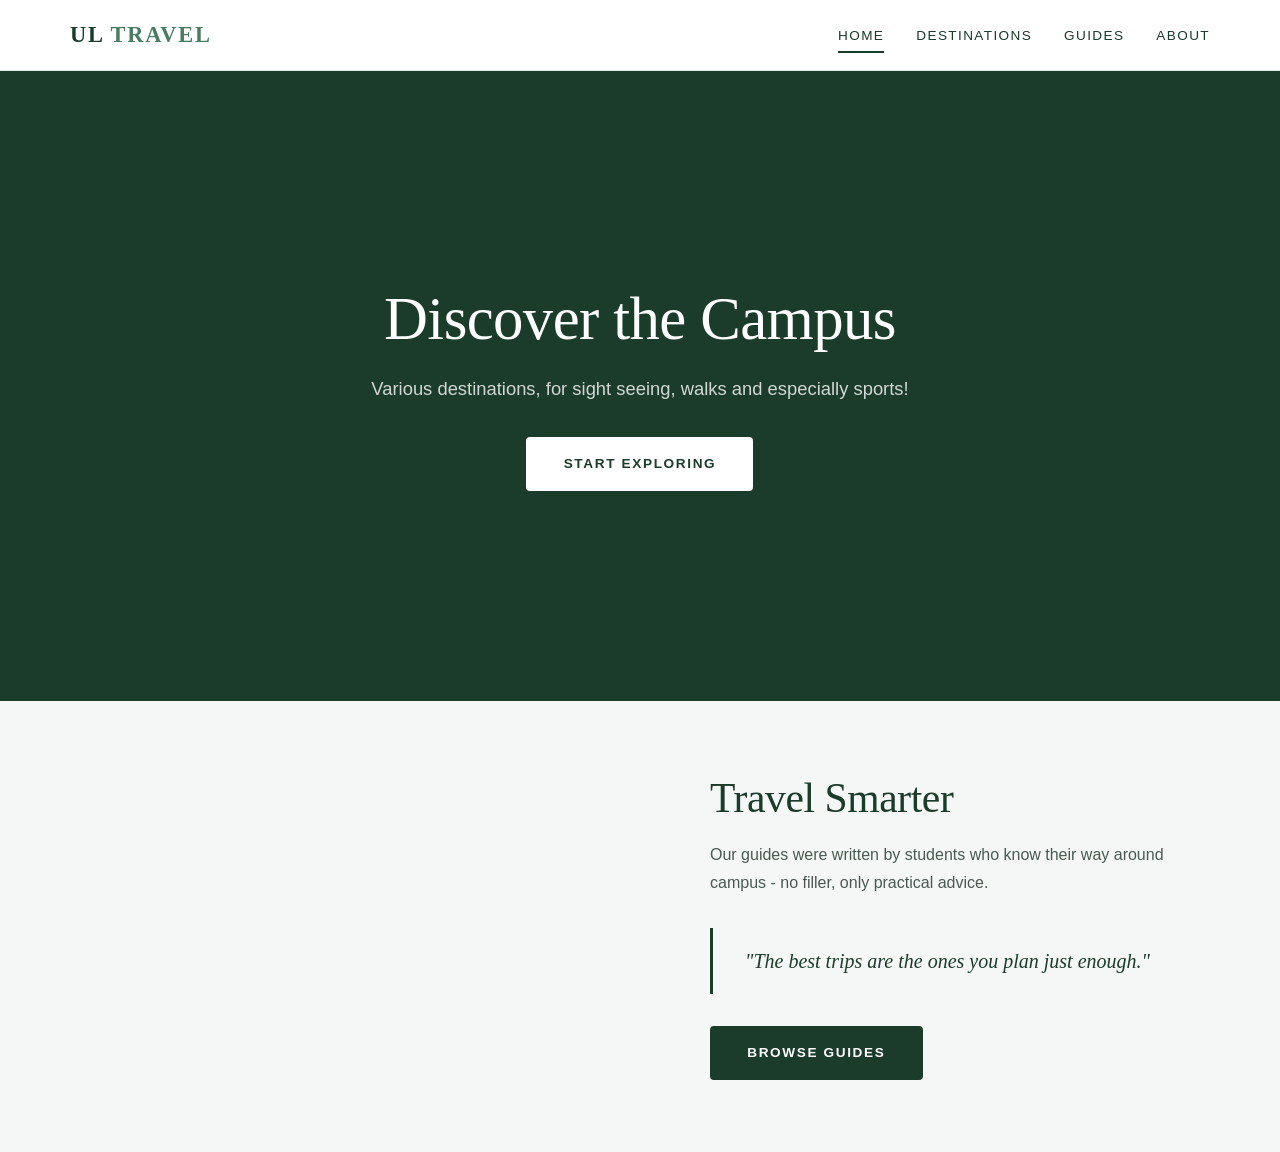
<file: Index.html>
<!DOCTYPE html>
<html lang="en">
<head>
  <meta charset="UTF-8">
  <meta name="viewport" content="width=device-width, initial-scale=1.0">
  <title>University of Limerick Travel Guide</title>
  <link rel="stylesheet" href="style.css">
</head>
<body>

  <!-- HEADER -->
  <header class="site-header">
    <div class="container site-header__inner">
      <a href="index.html" class="site-logo">UL<span> Travel</span></a>
      <nav>
        <ul class="site-nav">
          <li><a href="index.html" class="active">Home</a></li>
          <li><a href="destinations.html">Destinations</a></li>
          <li><a href="guides.html">Guides</a></li>
          <li><a href="about.html">About</a></li>
        </ul>
      </nav>
    </div>
  </header>

  <!-- HERO -->
  <section class="hero">
    <div class="hero__content">
      <h1>Discover the Campus</h1>
      <p>Various destinations, for sight seeing, walks and especially sports!</p>
      <a href="destinations.html" class="btn btn--primary">Start Exploring</a>
    </div>
  </section>

  
  <!-- FEATURE SPLIT -->
  <section class="section section--alt">
    <div class="container">
      <div class="feature">
        
		<div class="feature__media">
       
		  <iframe width="560" height="315" src="https://www.youtube.com/embed/Vg789B23vxU?controls=1" title="YouTube video player" frameborder="0" referrerpolicy="strict-origin-when-cross-origin" allow="accelerometer; autoplay; clipboard-write; encrypted-media; gyroscope; picture-in-picture; web-share" allowfullscreen></iframe>
        </div>
        
		<div class="feature__content">
		
          <h2>Travel Smarter</h2>
          <p>Our guides were written by students who know their way around campus - no filler, only practical advice.</p>
          <blockquote class="quote">"The best trips are the ones you plan just enough."</blockquote>
          <a href="guides.html" class="btn btn--navy">Browse Guides</a>
        </div>
      </div>
    </div>
  </section>

  
</body>
</html>
</file>
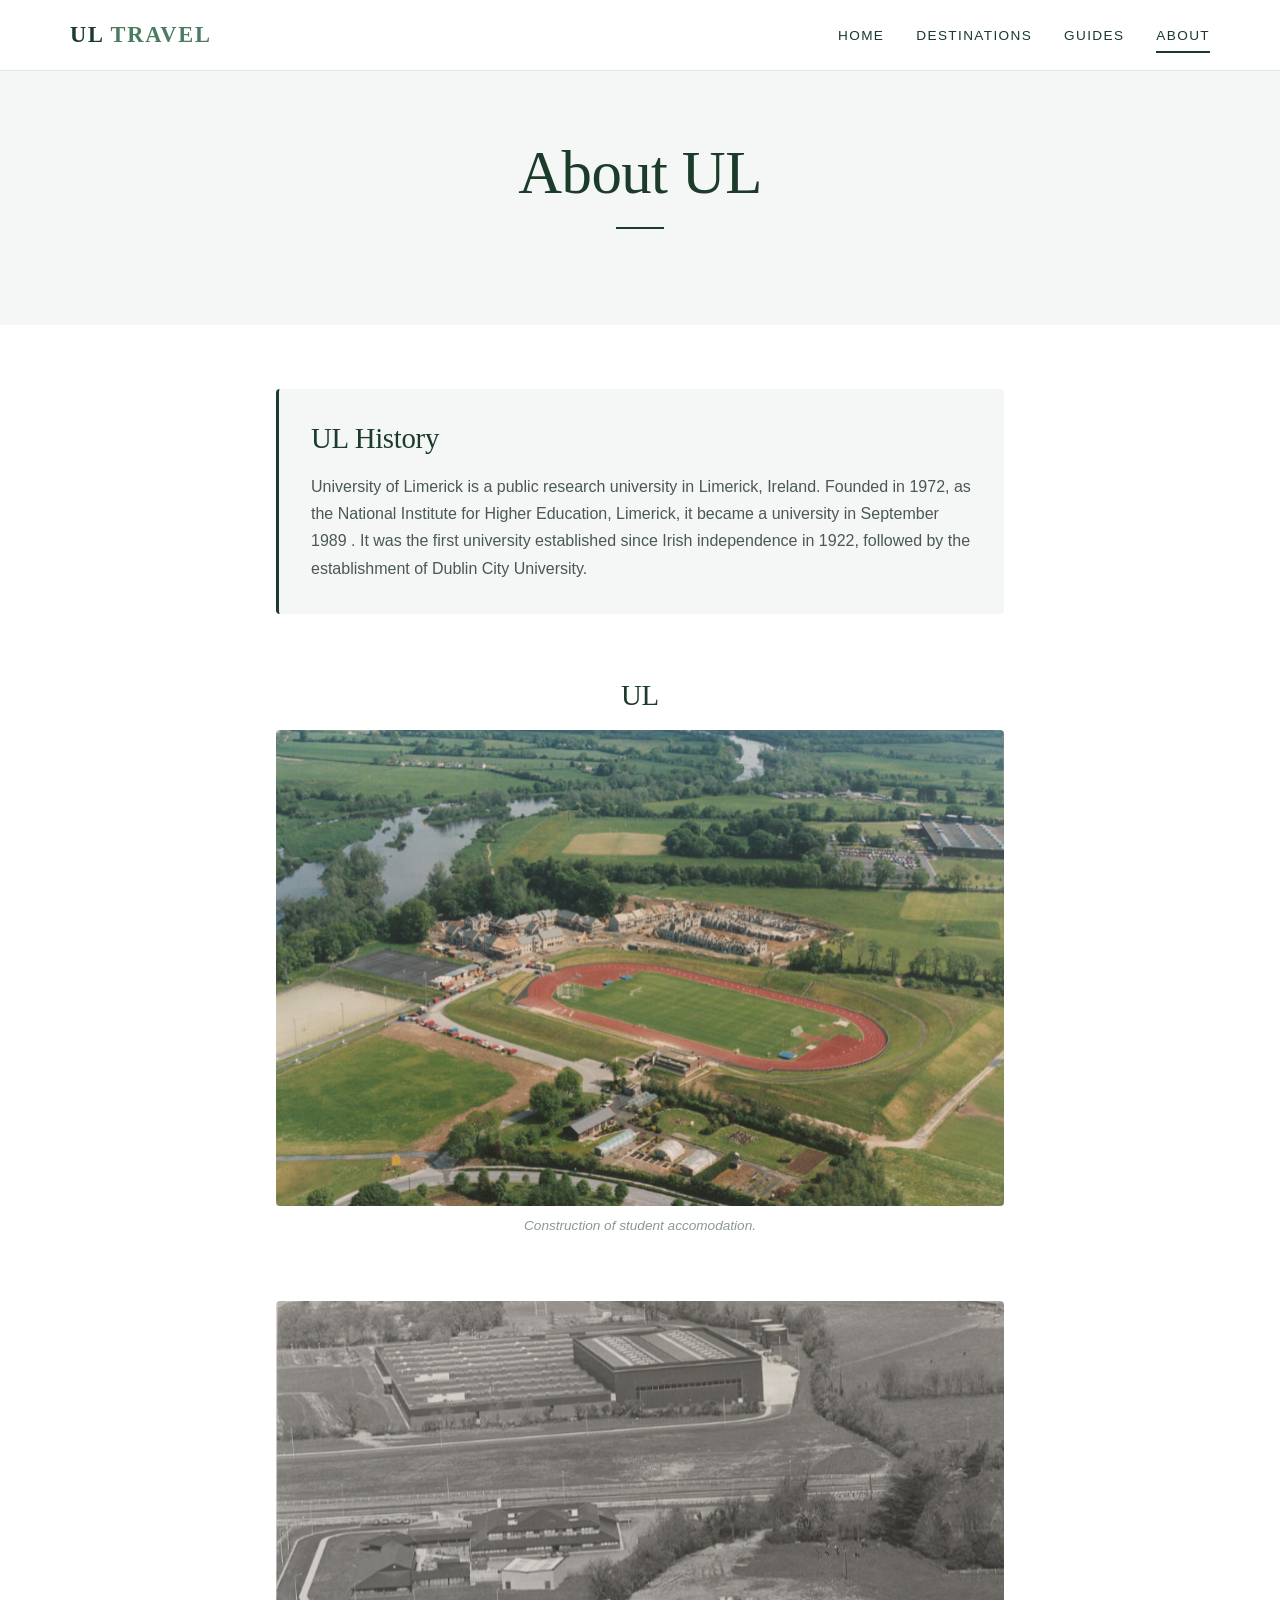
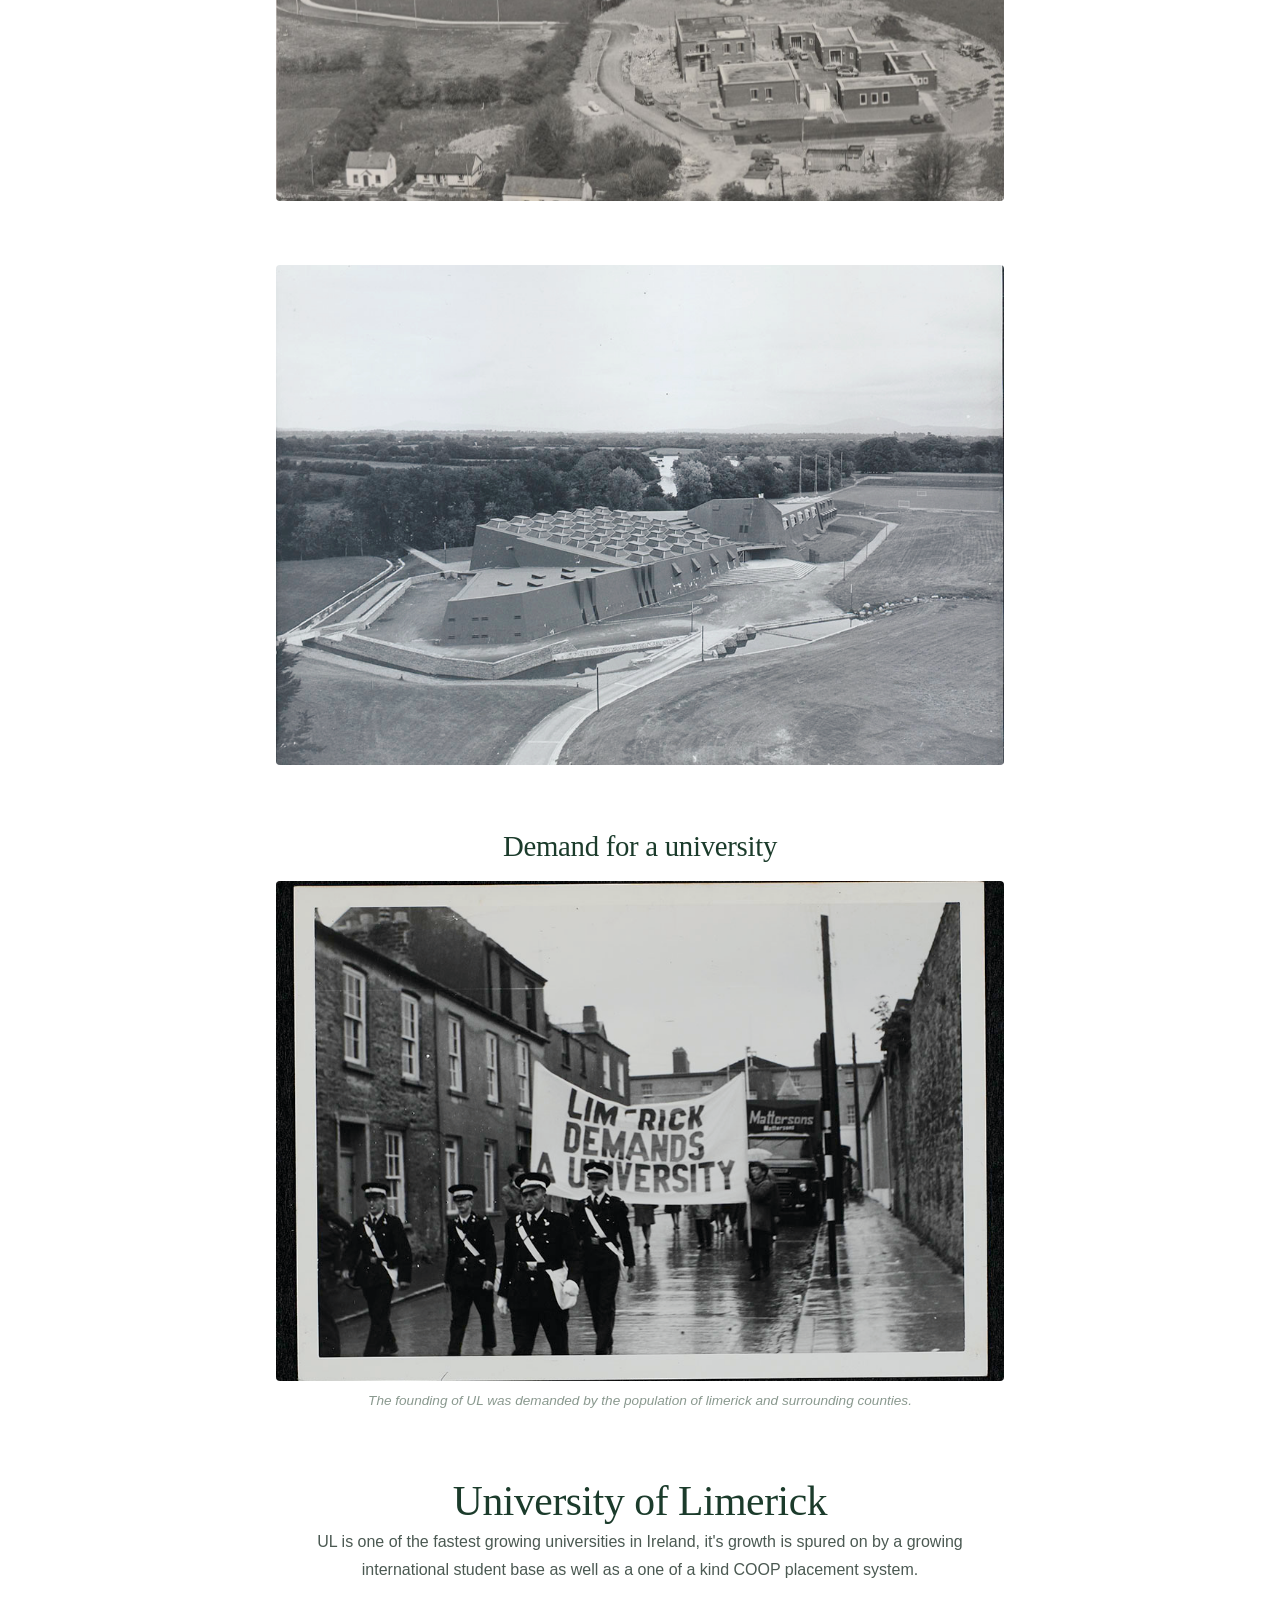
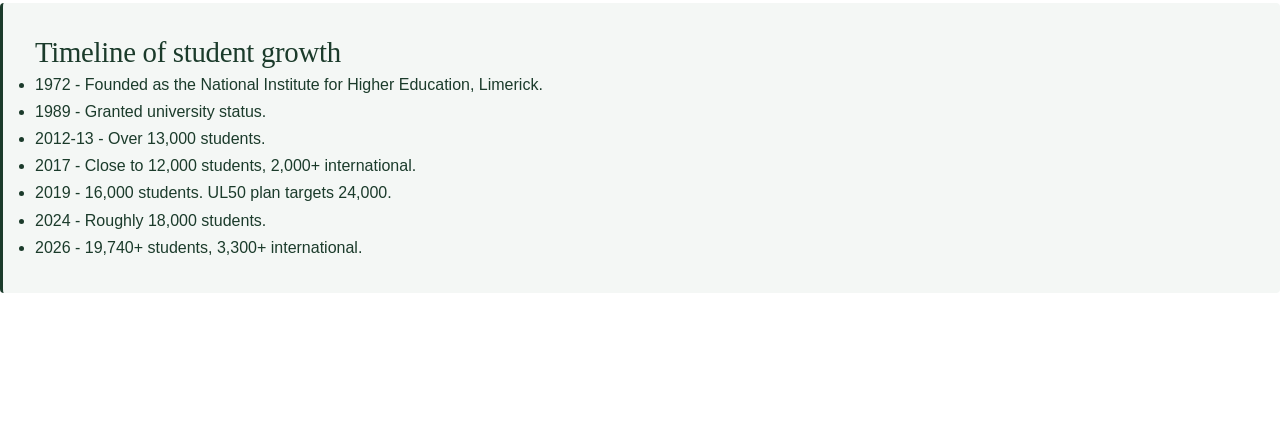
<file: about.html>
<!DOCTYPE html>
<html lang="en">
<head>
  <meta charset="UTF-8">
  <meta name="viewport" content="width=device-width, initial-scale=1.0">
  <title>About</title>

  <link rel="stylesheet" href="style.css">
  
  <!-- custom style to keep the images and text centered -->
  <style>
    .about-block {
      margin-bottom: var(--space-lg);
      text-align: center;
    }
    
    .about-block img {
      width: 100%;
      max-height: 500px;
      object-fit: cover;
      border-radius: var(--radius);
      margin-bottom: var(--space-xs);
      display: block;
    }

    .about-caption {
      font-size: 0.85rem;
      color: var(--gray-text-light);
      font-style: italic;
    }

    .about-summary {
      background-color: var(--off-white);
      padding: var(--space-md);
      border-radius: var(--radius);
      border-left: 3px solid var(--navy);
      margin-bottom: var(--space-lg);
    }

    .list {
      background-color: var(--off-white);
      padding: var(--space-md);
      border-radius: var(--radius);
      border-left: 3px solid var(--navy);
      margin-bottom: var(--space-lg);
    }
  </style>
</head>
<body>

  <!-- HEADER / NAVIGATION -->
  <header class="site-header">
    <div class="container site-header__inner">
      <a href="index.html" class="site-logo">UL<span> Travel</span></a>
      <nav>
        <ul class="site-nav">
          <li><a href="index.html">Home</a></li>
          <li><a href="destinations.html">Destinations</a></li>
          <li><a href="guides.html">Guides</a></li>
          <li><a href="about.html" class="active">About</a></li>
        </ul>
      </nav>
    </div>
  </header>

  <!-- PAGE HEADER -->
  <section class="section section--alt">
    <div class="container text-center">
      <h1 class="fade-up">About UL</h1>
      <div class="divider divider--center"></div>
    </div>
  </section>

  <!-- MAIN CONTENT -->
  <section class="section">
    <div class="container container--narrow">
      
      <!-- QUICK SUMMARY -->
      <div class="about-summary">
        <h3 class="mb-sm">UL History</h3>
        <p class="mb-0">
          University of Limerick is a public research university in Limerick, Ireland. Founded in 1972, as the National Institute for Higher Education, Limerick, it became a university in September 1989 . It was the first university established since Irish independence in 1922, followed by the establishment of Dublin City University.
        </p>
      </div>

      <!-- IMAGE BLOCK 1 -->
      <div class="about-block">
        <h3 class="mb-sm">UL</h3>
        <img src="Media/newOldUL.png" alt="Our Journey">
        <p class="about-caption">Construction of student accomodation.</p>
      </div>

      <!-- IMAGE BLOCK 2 -->
      <div class="about-block">
        <img src="Media/oldUL.png" alt="How We Travel">
      </div>

      <!-- IMAGE BLOCK 3 -->
      <div class="about-block">
        <img src="Media/oldUL2.jpg" alt="Why We Do This">
      </div>

      <!-- IMAGE BLOCK 4 -->
      <div class="about-block">
        <h3 class="mb-sm">Demand for a university</h3>
        <img src="Media/UniversityDemand.jpg" alt="Why We Do This">
        <p class="about-caption">The founding of UL was demanded by the population of limerick and surrounding counties.</p>
      </div>

      <!-- FINAL HEADING -->
      <div class="text-center mt-lg">
        <h2>University of Limerick</h2>
        <p class="mt-sm">UL is one of the fastest growing universities in Ireland, it's growth is spured on by a growing international student base as well as a one of a kind COOP placement system.</p>
      </div>

    </div>
    <div class="list">
      <h3>Timeline of student growth</h3>
      <ul>
        <li>1972 - Founded as the National Institute for Higher Education, Limerick.</li>
        <li>1989 - Granted university status.</li>
        <li>2012-13 - Over 13,000 students.</li>
        <li>2017 - Close to 12,000 students, 2,000+ international.</li>
        <li>2019 - 16,000 students. UL50 plan targets 24,000.</li>
        <li>2024 - Roughly 18,000 students.</li>
        <li>2026 - 19,740+ students, 3,300+ international.</li>
      </ul>
    </div>
  </section>

  

</body>
</html>
</file>
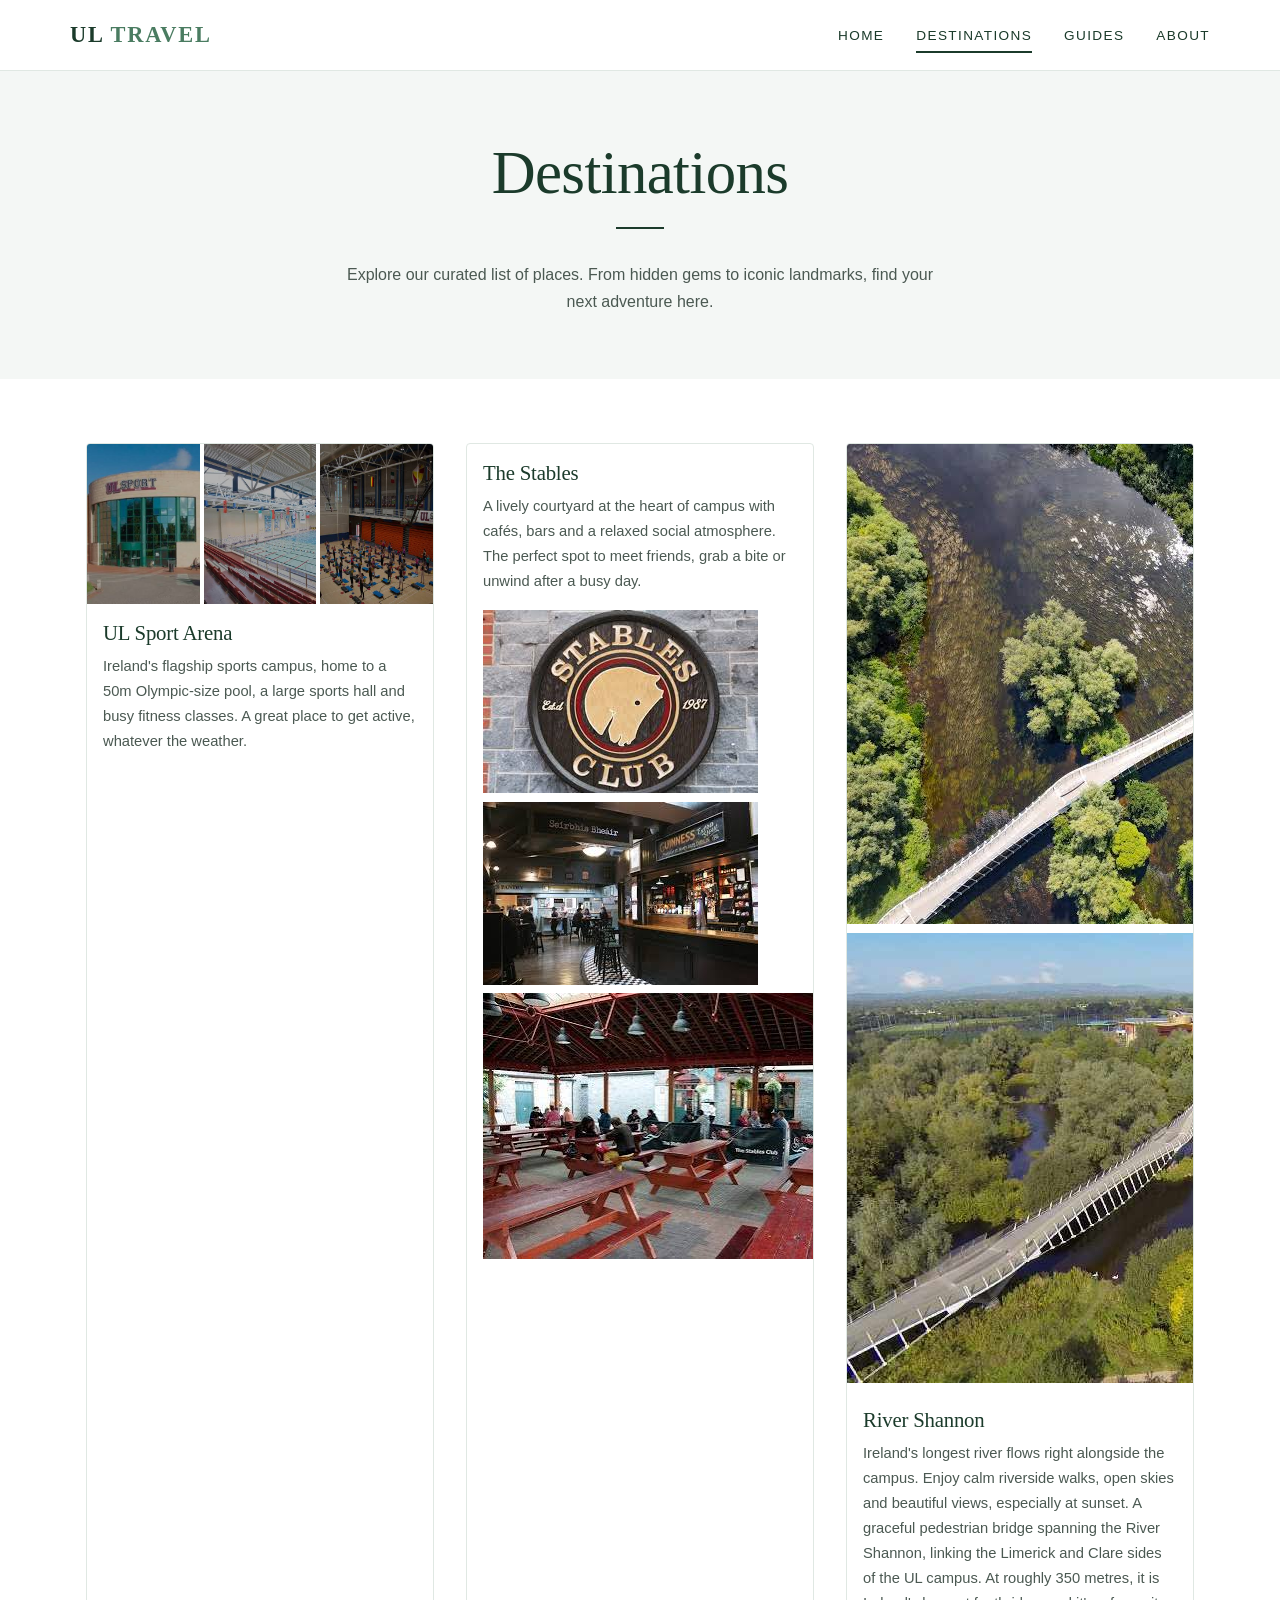
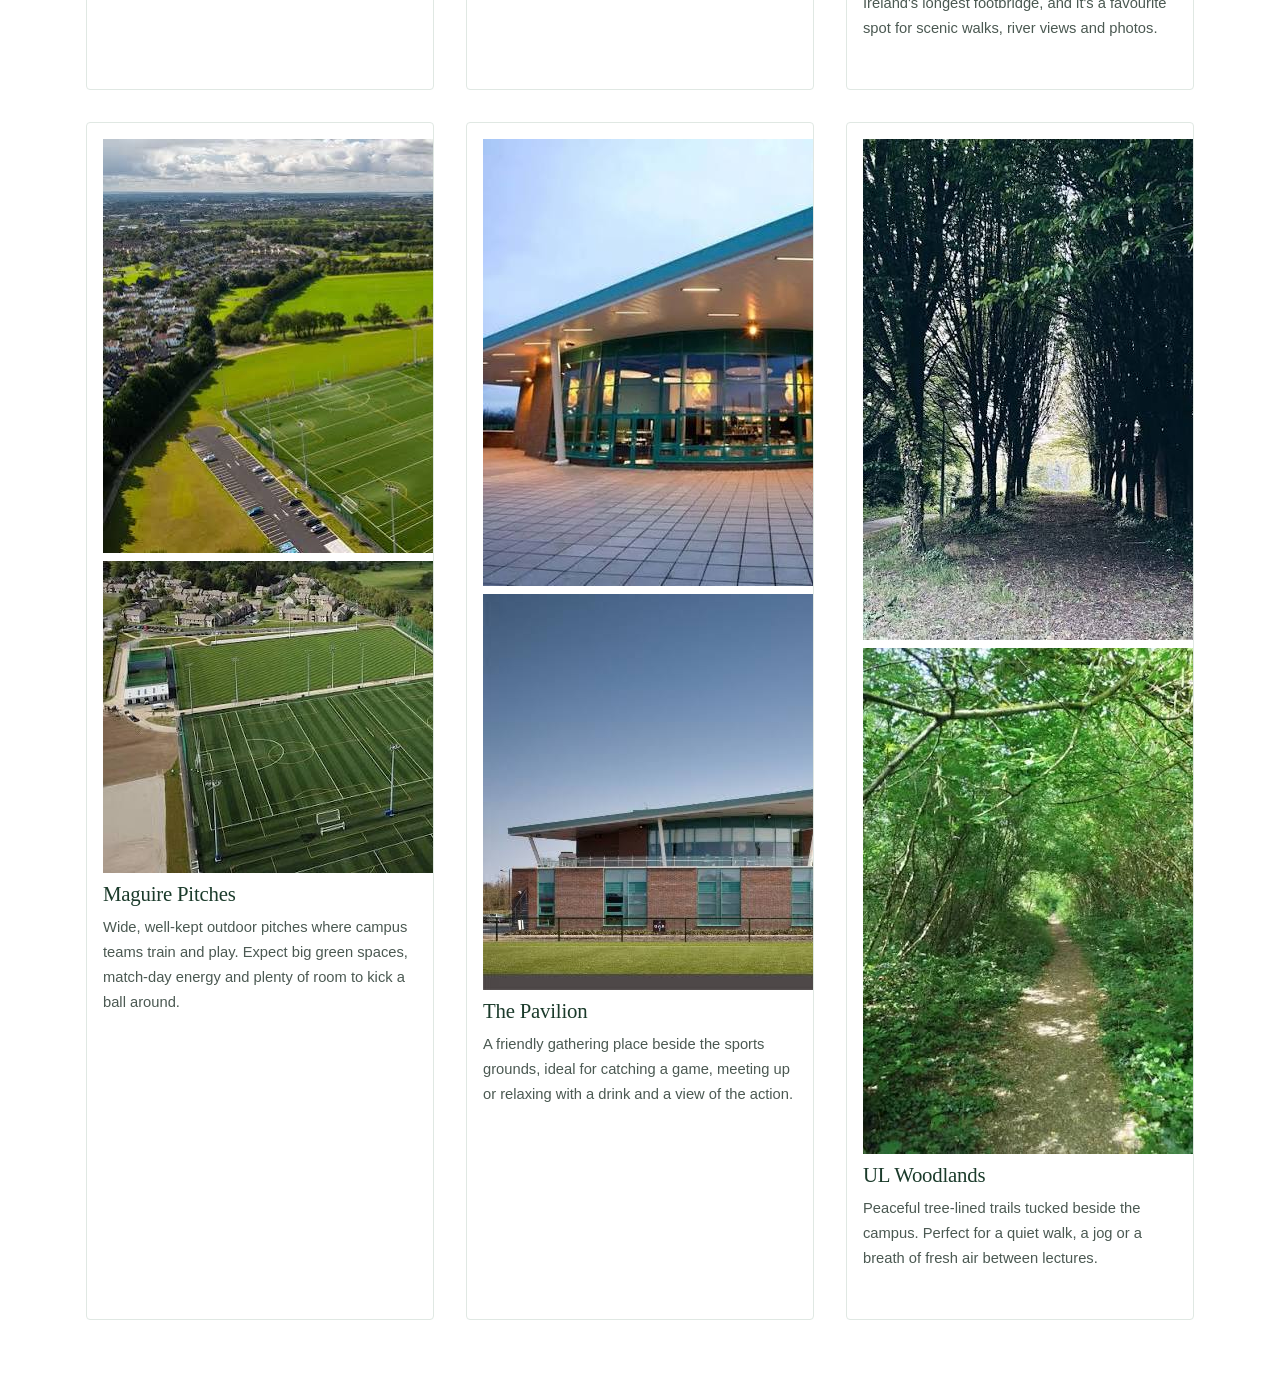
<file: destinations.html>
<!DOCTYPE html>
<html lang="en">
<head>
  <meta charset="UTF-8">
  <meta name="viewport" content="width=device-width, initial-scale=1.0">
  <title>Destinations</title>
  <!-- This links back to the same green theme CSS -->
  <link rel="stylesheet" href="style.css">
  <style>
    /* Three-photo gallery for a card's image section */
    .card__gallery {
      display: grid;
      grid-template-columns: repeat(3, 1fr);
      gap: 4px;
    }
    .card__gallery img {
      width: 100%;
      height: 160px;
      object-fit: cover;
      display: block;
    }
  </style>
</head>
<body>

  <!-- HEADER / NAVIGATION -->
  <header class="site-header">
    <div class="container site-header__inner">
      <a href="index.html" class="site-logo">UL<span> Travel</span></a>
      <nav>
        <ul class="site-nav">
          <li><a href="index.html">Home</a></li>
          <li><a href="destinations.html" class="active">Destinations</a></li>
          <li><a href="guides.html">Guides</a></li>
          <li><a href="about.html">About</a></li>
        </ul>
      </nav>
    </div>
  </header>

  <!-- PAGE HEADER -->
  <section class="section section--alt">
    <div class="container text-center">
      <h1 class="fade-up">Destinations</h1>
      <div class="divider divider--center"></div>
      <p class="fade-up fade-up--delay" style="max-width: 600px; margin: 0 auto;">
        Explore our curated list of places. From hidden gems to iconic landmarks, find your next adventure here.
      </p>
    </div>
  </section>

  <!-- DESTINATION GRID -->
  <section class="section">
    <div class="container">
      
      <div class="card-grid">
        


        <article class="card">
          <div class="card__gallery">
            <img src="Media/arena.jpg" alt="UL Sport Arena building entrance">
            <img src="Media/pool.jpg" alt="Fitness class in the UL Sport hall">
            <img src="Media/class.jpg" alt="50m swimming pool at UL Sport Arena">
          </div>
          
          <div class="card__body">
            <h3 class="card__title">UL Sport Arena</h3>
            
            <p class="card__text">
              Ireland's flagship sports campus, home to a 50m Olympic-size pool, a large sports hall and busy fitness classes. A great place to get active, whatever the weather.
            </p>
            
            
          </div>
        </article>

        <article class="card">         
          
          <div class="card__body">
            
            <h3 class="card__title">The Stables</h3>
            
            <p class="card__text">
              A lively courtyard at the heart of campus with cafés, bars and a relaxed social atmosphere. The perfect spot to meet friends, grab a bite or unwind after a busy day.
            </p>

            <img src="Media/logo.jpg" alt="stables logo">
            <img src="Media/stables.jpg" alt="stables inside view">
            <img src="Media/stablesouter.jpg" alt="stables outside view">
            
           
          </div>
        </article>

        <article class="card">
		
        
          <img src="Media/shannon.jpg" alt="shannon river view">
          <img src="Media/eagleeye.jpg" alt="shananon  top river view">
          <div class="card__body">
            <h3 class="card__title">River Shannon</h3>
            
            <p class="card__text">
              Ireland's longest river flows right alongside the campus. Enjoy calm riverside walks, open skies and beautiful views, especially at sunset. A graceful pedestrian bridge spanning the River Shannon, linking the Limerick and Clare sides of the UL campus. At roughly 350 metres, it is Ireland's longest footbridge, and it's a favourite spot for scenic walks, river views and photos.
            </p>
            
            
          </div>
        </article>
		
        <article class="card">        
          
          <div class="card__body">
            <img src="Media/maguires.jpg" alt="Maguires Pitches UL">
            <img src="Media/maguires2.jpg" alt="mauires pitches ul top view">
            
            <h3 class="card__title">Maguire Pitches</h3>
            
            <p class="card__text">
              Wide, well-kept outdoor pitches where campus teams train and play. Expect big green spaces, match-day energy and plenty of room to kick a ball around.
            </p>
            
            
          </div>
        </article>

        
        <article class="card">		
          
          <div class="card__body">
            <img src="Media/pavilion.jpg" alt="paviion ul">
            <img src="Media/pavilion2.jpg" alt="pavilion ul outside view">
            <h3 class="card__title">The Pavilion</h3>
            
            <p class="card__text">
              A friendly gathering place beside the sports grounds, ideal for catching a game, meeting up or relaxing with a drink and a view of the action.
            </p>
            
            
          </div>
        </article>

        
        <article class="card">         
          
          <div class="card__body">
            <img src="Media/forest.jpg" alt="ULforestview">
            <img src="Media/forestday.jpg" alt="ULforestviewtop">
            
            <h3 class="card__title">UL Woodlands</h3>
            
            <p class="card__text">
              Peaceful tree-lined trails tucked beside the campus. Perfect for a quiet walk, a jog or a breath of fresh air between lectures.
            </p>
            
            
          </div>
        </article>
       

      </div>
    </div>
  </section>

</body>
</html>
</file>
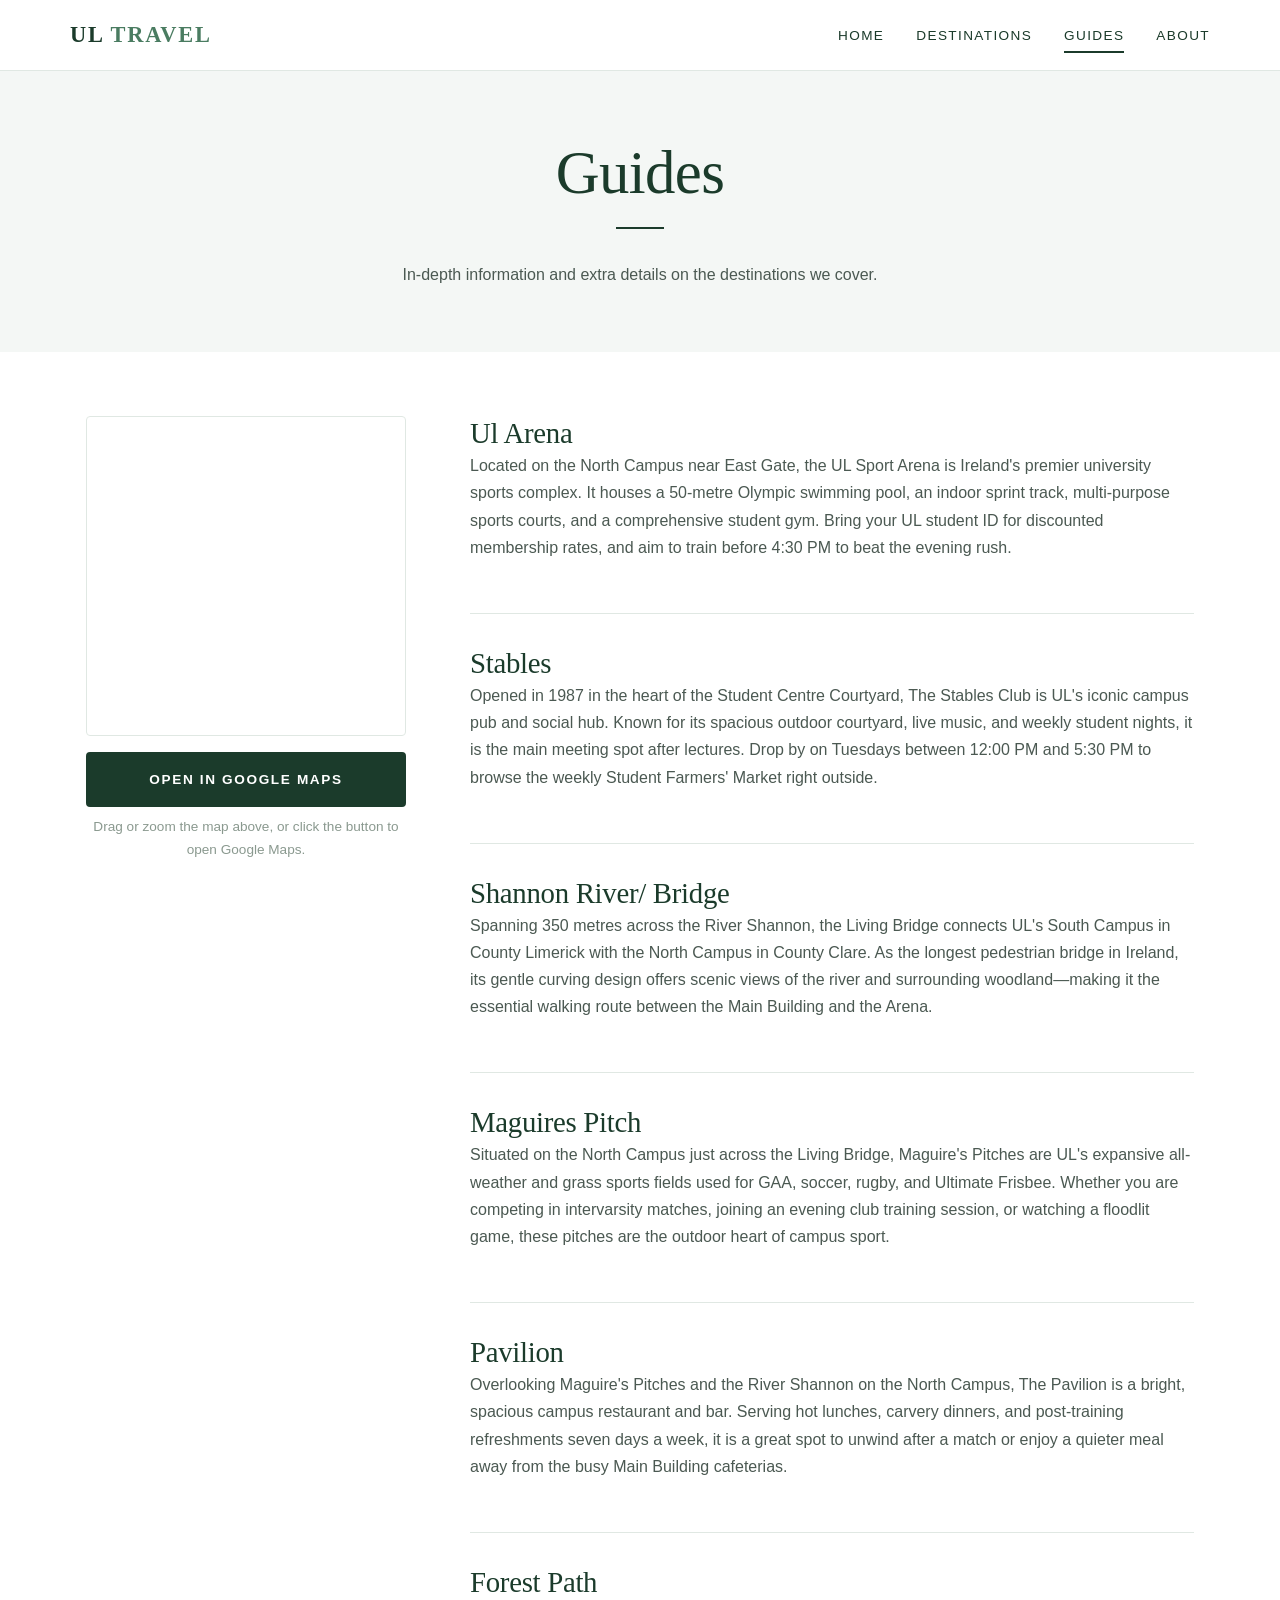
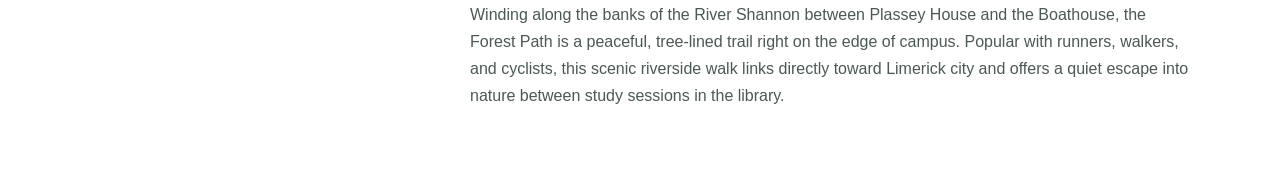
<file: guides.html>
<!DOCTYPE html>
<html lang="en">
<head>
  <meta charset="UTF-8">
  <meta name="viewport" content="width=device-width, initial-scale=1.0">
  <title>Guides</title>
  
  <link rel="stylesheet" href="style.css">
  
  
  <style>
    .guide-layout {
      display: grid;
      grid-template-columns: 320px 1fr;
      gap: var(--space-lg);
      align-items: start;
    }

   
    .guide-sidebar {
      position: sticky;
      top: 100px;
    }

    .guide-sidebar iframe {
      width: 100%;
      height: 320px;
      border: 1px solid var(--gray-light);
      border-radius: var(--radius);
      margin-bottom: var(--space-sm);
      display: block;
    }

   
    @media (max-width: 768px) {
      .guide-layout {
        grid-template-columns: 1fr;
      }
      .guide-sidebar {
        position: relative;
        top: 0;
      }
    }

 
    .guide-content-block {
      margin-bottom: var(--space-md);
      padding-bottom: var(--space-md);
      border-bottom: 1px solid var(--gray-light);
    }
    
    .guide-content-block:last-child {
      border-bottom: none;
      margin-bottom: 0;
      padding-bottom: 0;
    }
  </style>
</head>
<body>

 
  <header class="site-header">
    <div class="container site-header__inner">
      <a href="index.html" class="site-logo">UL<span> Travel</span></a>
      <nav>
        <ul class="site-nav">
          <li><a href="index.html">Home</a></li>
          <li><a href="destinations.html">Destinations</a></li>
          <li><a href="guides.html" class="active">Guides</a></li>
          <li><a href="about.html">About</a></li>
        </ul>
      </nav>
    </div>
  </header>

  
  <section class="section section--alt">
    <div class="container text-center">
      <h1 class="fade-up">Guides</h1>
      <div class="divider divider--center"></div>
      <p class="fade-up fade-up--delay" style="max-width: 600px; margin: 0 auto;">
        In-depth information and extra details on the destinations we cover.
      </p>
    </div>
  </section>

  
  <section class="section">
    <div class="container">
      
      <div class="guide-layout">
        
       
        <aside class="guide-sidebar">
         
          <iframe
            title="Movable Google Map of University of Limerick Campus"
            src="https://maps.google.com/maps?q=University%20of%20Limerick,%20Castletroy,%20Limerick&t=&z=15&ie=UTF8&iwloc=&output=embed"
            allowfullscreen
            loading="lazy"
            referrerpolicy="no-referrer-when-downgrade">
          </iframe>

          
          <a href="https://www.google.com/maps/search/?api=1&query=University+of+Limerick,+Castletroy,+Co.+Limerick"
             target="_blank"
             rel="noopener noreferrer"
             class="btn btn--navy"
             style="width: 100%;">
            Open in Google Maps
          </a>
          
         
          <p style="font-size: 0.85rem; text-align: center; color: var(--gray-text-light); margin-top: 0.5rem;">
            Drag or zoom the map above, or click the button to open Google Maps.
          </p>
        </aside>

       
        <div class="guide-content">
          
          
          <div class="guide-content-block">
            <h3>Ul Arena</h3>
            <p>Located on the North Campus near East Gate, the UL Sport Arena is Ireland's premier university sports complex. It houses a 50-metre Olympic swimming pool, an indoor sprint track, multi-purpose sports courts, and a comprehensive student gym. Bring your UL student ID for discounted membership rates, and aim to train before 4:30 PM to beat the evening rush.</p>
          </div>

          <div class="guide-content-block">
            <h3>Stables</h3>
            <p>Opened in 1987 in the heart of the Student Centre Courtyard, The Stables Club is UL's iconic campus pub and social hub. Known for its spacious outdoor courtyard, live music, and weekly student nights, it is the main meeting spot after lectures. Drop by on Tuesdays between 12:00 PM and 5:30 PM to browse the weekly Student Farmers' Market right outside.</p>
          </div>
          
          <div class="guide-content-block">
            <h3>Shannon River/ Bridge</h3>
            <p>Spanning 350 metres across the River Shannon, the Living Bridge connects UL's South Campus in County Limerick with the North Campus in County Clare. As the longest pedestrian bridge in Ireland, its gentle curving design offers scenic views of the river and surrounding woodland—making it the essential walking route between the Main Building and the Arena.</p>
          </div>

          <div class="guide-content-block">
            <h3>Maguires Pitch</h3>
            <p>Situated on the North Campus just across the Living Bridge, Maguire's Pitches are UL's expansive all-weather and grass sports fields used for GAA, soccer, rugby, and Ultimate Frisbee. Whether you are competing in intervarsity matches, joining an evening club training session, or watching a floodlit game, these pitches are the outdoor heart of campus sport.</p>
          </div>

          <div class="guide-content-block">
            <h3>Pavilion</h3>
            <p>Overlooking Maguire's Pitches and the River Shannon on the North Campus, The Pavilion is a bright, spacious campus restaurant and bar. Serving hot lunches, carvery dinners, and post-training refreshments seven days a week, it is a great spot to unwind after a match or enjoy a quieter meal away from the busy Main Building cafeterias.</p>
          </div>

          <div class="guide-content-block">
            <h3>Forest Path</h3>
            <p>Winding along the banks of the River Shannon between Plassey House and the Boathouse, the Forest Path is a peaceful, tree-lined trail right on the edge of campus. Popular with runners, walkers, and cyclists, this scenic riverside walk links directly toward Limerick city and offers a quiet escape into nature between study sessions in the library.</p>
          </div>
</file>
<file: style.css>
/* ---------- CSS Reset & Base ---------- */
*,
*::before,
*::after {
  margin: 0;
  padding: 0;
  box-sizing: border-box;
}

:root {
  /* Colors - Semi-Dark Green Palette */
  --navy: #1b3b2b; /* Main Dark Green */
  --navy-light: #2a5340; /* Lighter Green */
  --navy-muted: #4a7c61; /* Muted/Sage Green */
  --white: #ffffff;
  --off-white: #f4f7f5; /* Very subtle green-tinted white */
  --gray-light: #e0e8e3; /* Green-tinted light gray */
  --gray-text: #4b5952; /* Green-tinted text gray */
  --gray-text-light: #8a998f; /* Green-tinted light text */

  /* Typography */
  --font-heading: 'Georgia', 'Times New Roman', serif;
  --font-body: 'Inter', 'Helvetica Neue', Arial, sans-serif;

  /* Spacing */
  --space-xs: 0.5rem;
  --space-sm: 1rem;
  --space-md: 2rem;
  --space-lg: 4rem;
  --space-xl: 6rem;

  /* Misc */
  --radius: 4px;
  --transition: 0.3s ease;
}

html {
  font-size: 16px;
  scroll-behavior: smooth;
}

body {
  font-family: var(--font-body);
  font-size: 1rem;
  line-height: 1.7;
  color: var(--navy);
  background-color: var(--white);
  -webkit-font-smoothing: antialiased;
  -moz-osx-font-smoothing: grayscale;
}

/* ---------- Typography ---------- */
h1, h2, h3, h4, h5, h6 {
  font-family: var(--font-heading);
  font-weight: 400;
  line-height: 1.25;
  color: var(--navy);
  letter-spacing: -0.01em;
}

h1 { font-size: clamp(2.2rem, 5vw, 3.8rem); }
h2 { font-size: clamp(1.8rem, 3.5vw, 2.6rem); }
h3 { font-size: clamp(1.4rem, 2.5vw, 1.8rem); }
h4 { font-size: 1.2rem; }

p {
  margin-bottom: 1.25rem;
  color: var(--gray-text);
}

a {
  color: var(--navy);
  text-decoration: none;
  transition: color var(--transition);
}

a:hover {
  color: var(--navy-muted);
}

/* ---------- Layout ---------- */
.container {
  width: 100%;
  max-width: 1140px;
  margin: 0 auto;
  padding: 0 var(--space-sm);
}

.container--narrow {
  max-width: 760px;
}

.section {
  padding: var(--space-lg) 0;
}

.section--alt {
  background-color: var(--off-white);
}

/* ---------- Top Bar (Screenshot Style) ---------- */
.top-bar {
  background-color: var(--navy);
  border-bottom: 1px solid rgba(255, 255, 255, 0.1);
  padding: 1rem 0;
}

.top-bar__inner {
  display: flex;
  align-items: center;
  gap: 1.25rem;
}

.top-bar__back {
  display: flex;
  align-items: center;
  justify-content: center;
  width: 36px;
  height: 36px;
  border-radius: 50%;
  background-color: rgba(255, 255, 255, 0.05);
  color: var(--white);
  transition: background-color var(--transition);
}

.top-bar__back:hover {
  background-color: rgba(255, 255, 255, 0.15);
}

.top-bar__text {
  display: flex;
  flex-direction: column;
  line-height: 1.2;
}

.top-bar__title {
  font-family: var(--font-body);
  font-size: 1.1rem;
  font-weight: 600;
  color: var(--white);
  margin: 0;
}

.top-bar__subtitle {
  font-size: 0.85rem;
  color: rgba(255, 255, 255, 0.6);
  margin-top: 2px;
}

/* ---------- Header / Navigation ---------- */
.site-header {
  position: sticky;
  top: 0;
  z-index: 100;
  background-color: var(--white);
  border-bottom: 1px solid var(--gray-light);
  backdrop-filter: blur(8px);
}

.site-header__inner {
  display: flex;
  align-items: center;
  justify-content: space-between;
  padding: var(--space-sm) 0;
}

.site-logo {
  font-family: var(--font-heading);
  font-size: 1.4rem;
  font-weight: 700;
  color: var(--navy);
  letter-spacing: 0.08em;
  text-transform: uppercase;
}

.site-logo span {
  color: var(--navy-muted);
}

.site-nav {
  display: flex;
  gap: var(--space-md);
  list-style: none;
}

.site-nav a {
  font-size: 0.85rem;
  font-weight: 500;
  letter-spacing: 0.1em;
  text-transform: uppercase;
  color: var(--navy);
  padding: var(--space-xs) 0;
  border-bottom: 2px solid transparent;
  transition: border-color var(--transition), color var(--transition);
}

.site-nav a:hover,
.site-nav a.active {
  border-bottom-color: var(--navy);
}

/* Mobile nav toggle (hidden on desktop) */
.nav-toggle {
  display: none;
  background: none;
  border: none;
  font-size: 1.5rem;
  color: var(--navy);
  cursor: pointer;
}

@media (max-width: 768px) {
  .site-nav {
    display: none;
    flex-direction: column;
    position: absolute;
    top: 100%;
    left: 0;
    right: 0;
    background: var(--white);
    border-bottom: 1px solid var(--gray-light);
    padding: var(--space-sm);
    gap: var(--space-sm);
  }

  .site-nav.open {
    display: flex;
  }

  .nav-toggle {
    display: block;
  }
}

/* ---------- Hero ---------- */
.hero {
  position: relative;
  display: flex;
  align-items: center;
  justify-content: center;
  text-align: center;
  min-height: 70vh;
  padding: var(--space-xl) var(--space-sm);
  background-color: var(--navy);
  color: var(--white);
  overflow: hidden;
}

.hero__bg {
  position: absolute;
  inset: 0;
  background-size: cover;
  background-position: center;
  opacity: 0.35;
}

.hero__content {
  position: relative;
  z-index: 1;
  max-width: 720px;
}

.hero h1 {
  color: var(--white);
  margin-bottom: var(--space-sm);
}

.hero p {
  color: rgba(255, 255, 255, 0.8);
  font-size: 1.15rem;
  max-width: 560px;
  margin: 0 auto var(--space-md);
}

/* ---------- Buttons ---------- */
.btn {
  display: inline-block;
  padding: 0.85rem 2.2rem;
  font-family: var(--font-body);
  font-size: 0.85rem;
  font-weight: 600;
  letter-spacing: 0.12em;
  text-transform: uppercase;
  text-align: center;
  border: 2px solid transparent;
  border-radius: var(--radius);
  cursor: pointer;
  transition: all var(--transition);
}

.btn--primary {
  background-color: var(--white);
  color: var(--navy);
  border-color: var(--white);
}

.btn--primary:hover {
  background-color: transparent;
  color: var(--white);
}

.btn--outline {
  background-color: transparent;
  color: var(--white);
  border-color: var(--white);
}

.btn--outline:hover {
  background-color: var(--white);
  color: var(--navy);
}

.btn--navy {
  background-color: var(--navy);
  color: var(--white);
  border-color: var(--navy);
}

.btn--navy:hover {
  background-color: transparent;
  color: var(--navy);
}

.btn--ghost {
  background-color: transparent;
  color: var(--navy);
  border-color: var(--navy);
}

.btn--ghost:hover {
  background-color: var(--navy);
  color: var(--white);
}

/* ---------- Cards ---------- */
.card-grid {
  display: grid;
  grid-template-columns: repeat(auto-fill, minmax(300px, 1fr));
  gap: var(--space-md);
}

.card {
  background: var(--white);
  border: 1px solid var(--gray-light);
  border-radius: var(--radius);
  overflow: hidden;
  transition: box-shadow var(--transition), transform var(--transition);
}

.card:hover {
  box-shadow: 0 12px 32px rgba(27, 59, 43, 0.08); /* Updated to green tint */
  transform: translateY(-4px);
}

.card__image {
  width: 100%;
  aspect-ratio: 3 / 2;
  object-fit: cover;
  display: block;
}

.card__body {
  padding: var(--space-sm) var(--space-sm) var(--space-md);
}

.card__category {
  display: inline-block;
  font-size: 0.7rem;
  font-weight: 600;
  letter-spacing: 0.14em;
  text-transform: uppercase;
  color: var(--navy-muted);
  margin-bottom: var(--space-xs);
}

.card__title {
  font-family: var(--font-heading);
  font-size: 1.3rem;
  margin-bottom: var(--space-xs);
}

.card__text {
  font-size: 0.92rem;
  color: var(--gray-text);
  margin-bottom: var(--space-sm);
}

.card__link {
  font-size: 0.8rem;
  font-weight: 600;
  letter-spacing: 0.1em;
  text-transform: uppercase;
  color: var(--navy);
  border-bottom: 1px solid var(--navy);
  padding-bottom: 2px;
  transition: opacity var(--transition);
}

.card__link:hover {
  opacity: 0.6;
}

/* ---------- Guide Feature / Split Layout ---------- */
.feature {
  display: grid;
  grid-template-columns: 1fr 1fr;
  gap: var(--space-lg);
  align-items: center;
}

.feature--reverse .feature__media {
  order: -1;
}

.feature__media img {
  width: 100%;
  height: 100%;
  object-fit: cover;
  border-radius: var(--radius);
  display: block;
}

.feature__content h2 {
  margin-bottom: var(--space-sm);
}

@media (max-width: 768px) {
  .feature {
    grid-template-columns: 1fr;
  }
  .feature--reverse .feature__media {
    order: 0;
  }
}

/* ---------- Quote / Highlight ---------- */
.quote {
  border-left: 3px solid var(--navy);
  padding: var(--space-sm) var(--space-md);
  margin: var(--space-md) 0;
  font-family: var(--font-heading);
  font-size: 1.25rem;
  font-style: italic;
  color: var(--navy);
  background-color: var(--off-white);
  border-radius: 0 var(--radius) var(--radius) 0;
}

/* ---------- Tags / Pills ---------- */
.tag-list {
  display: flex;
  flex-wrap: wrap;
  gap: var(--space-xs);
  list-style: none;
}

.tag {
  display: inline-block;
  padding: 0.35rem 0.9rem;
  font-size: 0.75rem;
  font-weight: 500;
  letter-spacing: 0.05em;
  color: var(--navy);
  background-color: var(--off-white);
  border: 1px solid var(--gray-light);
  border-radius: 100px;
  transition: background-color var(--transition);
}

.tag:hover {
  background-color: var(--gray-light);
}

/* ---------- Forms ---------- */
.form-group {
  margin-bottom: var(--space-sm);
}

.form-group label {
  display: block;
  font-size: 0.8rem;
  font-weight: 600;
  letter-spacing: 0.08em;
  text-transform: uppercase;
  color: var(--navy);
  margin-bottom: var(--space-xs);
}

.form-control {
  width: 100%;
  padding: 0.85rem 1rem;
  font-family: var(--font-body);
  font-size: 0.95rem;
  color: var(--navy);
  background-color: var(--white);
  border: 1px solid var(--gray-light);
  border-radius: var(--radius);
  transition: border-color var(--transition), box-shadow var(--transition);
}

.form-control:focus {
  outline: none;
  border-color: var(--navy);
  box-shadow: 0 0 0 3px rgba(27, 59, 43, 0.08); /* Updated to green tint */
}

.form-control::placeholder {
  color: var(--gray-text-light);
}


/* ---------- Utility ---------- */
.text-center { text-align: center; }
.text-white { color: var(--white); }
.mb-0 { margin-bottom: 0; }
.mb-sm { margin-bottom: var(--space-sm); }
.mb-md { margin-bottom: var(--space-md); }
.mb-lg { margin-bottom: var(--space-lg); }
.mt-md { margin-top: var(--space-md); }
.mt-lg { margin-top: var(--space-lg); }

.divider {
  width: 48px;
  height: 2px;
  background-color: var(--navy);
  margin: var(--space-sm) 0 var(--space-md);
}

.divider--center {
  margin-left: auto;
  margin-right: auto;
}

/* ---------- Animations ---------- */
@keyframes fadeUp {
  from {
    opacity: 0;
    transform: translateY(20px);
  }
  to {
    opacity: 1;
    transform: translateY(0);
  }
}

.fade-up {
  animation: fadeUp 0.7s ease forwards;
}

.fade-up--delay {
  animation-delay: 0.2s;
  opacity: 0;
}

/* ---------- Print ---------- */
@media print {
  .site-header,
  .site-footer,
  .top-bar,
  .btn,
  .nav-toggle {
    display: none;
  }
  body {
    color: #000;
    background: #fff;
  }
}
</file>
